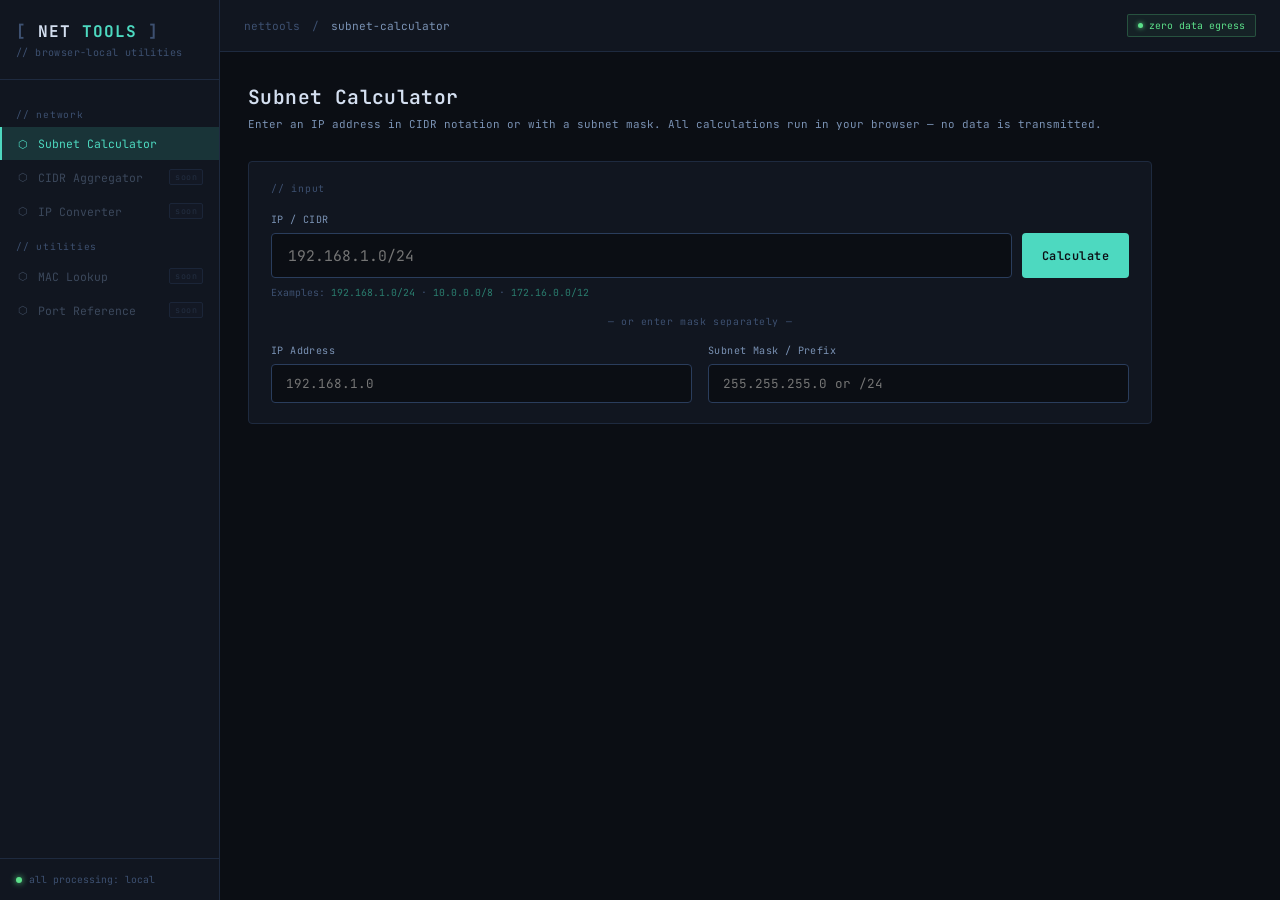
<file: subnet/index.html>
<!DOCTYPE html>
<html lang="en">
<head>
  <meta charset="UTF-8" />
  <meta name="viewport" content="width=device-width, initial-scale=1.0" />
  <title>NetTools — Browser-Based Network Utilities</title>
  <link rel="preconnect" href="https://fonts.googleapis.com" />
  <link rel="preconnect" href="https://fonts.gstatic.com" crossorigin />
  <link href="https://fonts.googleapis.com/css2?family=JetBrains+Mono:wght@300;400;500;600;700&display=swap" rel="stylesheet" />
  <link rel="stylesheet" href="css/main.css" />
</head>
<body>
  <!-- Sidebar Navigation -->
  <aside class="sidebar" id="sidebar">
    <div class="sidebar-header">
      <div class="logo">
        <span class="logo-bracket">[</span>
        <span class="logo-text">NET</span>
        <span class="logo-accent">TOOLS</span>
        <span class="logo-bracket">]</span>
      </div>
      <p class="logo-sub">// browser-local utilities</p>
    </div>

    <nav class="tool-nav">
      <div class="nav-section-label">// network</div>
      <a href="index.html" class="nav-item active" data-tool="subnet">
        <span class="nav-icon">⬡</span>
        <span class="nav-label">Subnet Calculator</span>
      </a>
      <!-- Future tools go here -->
      <div class="nav-item disabled" title="Coming soon">
        <span class="nav-icon">⬡</span>
        <span class="nav-label">CIDR Aggregator</span>
        <span class="nav-badge">soon</span>
      </div>
      <div class="nav-item disabled" title="Coming soon">
        <span class="nav-icon">⬡</span>
        <span class="nav-label">IP Converter</span>
        <span class="nav-badge">soon</span>
      </div>

      <div class="nav-section-label">// utilities</div>
      <div class="nav-item disabled" title="Coming soon">
        <span class="nav-icon">⬡</span>
        <span class="nav-label">MAC Lookup</span>
        <span class="nav-badge">soon</span>
      </div>
      <div class="nav-item disabled" title="Coming soon">
        <span class="nav-icon">⬡</span>
        <span class="nav-label">Port Reference</span>
        <span class="nav-badge">soon</span>
      </div>
    </nav>

    <div class="sidebar-footer">
      <span class="footer-dot online"></span>
      <span>all processing: local</span>
    </div>
  </aside>

  <!-- Main Content -->
  <main class="main-content">
    <header class="topbar">
      <div class="topbar-left">
        <button class="sidebar-toggle" id="sidebarToggle" aria-label="Toggle sidebar">☰</button>
        <div class="breadcrumb">
          <span class="bc-root">nettools</span>
          <span class="bc-sep">/</span>
          <span class="bc-current">subnet-calculator</span>
        </div>
      </div>
      <div class="topbar-right">
        <span class="privacy-badge">
          <span class="dot"></span>
          zero data egress
        </span>
      </div>
    </header>

    <!-- Tool: Subnet Calculator -->
    <div class="tool-view" id="tool-subnet">
      <div class="tool-header">
        <h1 class="tool-title">Subnet Calculator</h1>
        <p class="tool-desc">Enter an IP address in CIDR notation or with a subnet mask. All calculations run in your browser — no data is transmitted.</p>
      </div>

      <div class="tool-body">
        <!-- Input Panel -->
        <section class="panel input-panel">
          <div class="panel-label">// input</div>

          <div class="input-group">
            <label class="field-label" for="cidrInput">IP / CIDR</label>
            <div class="input-row">
              <input
                type="text"
                id="cidrInput"
                class="mono-input large"
                placeholder="192.168.1.0/24"
                autocomplete="off"
                spellcheck="false"
              />
              <button class="btn-primary" id="calcBtn">Calculate</button>
            </div>
            <div class="input-hint">Examples: <span class="hint-val" data-val="192.168.1.0/24">192.168.1.0/24</span> · <span class="hint-val" data-val="10.0.0.0/8">10.0.0.0/8</span> · <span class="hint-val" data-val="172.16.0.0/12">172.16.0.0/12</span></div>
          </div>

          <div class="divider-or">— or enter mask separately —</div>

          <div class="split-input">
            <div class="input-group half">
              <label class="field-label" for="ipInput">IP Address</label>
              <input type="text" id="ipInput" class="mono-input" placeholder="192.168.1.0" autocomplete="off" spellcheck="false" />
            </div>
            <div class="input-group half">
              <label class="field-label" for="maskInput">Subnet Mask / Prefix</label>
              <input type="text" id="maskInput" class="mono-input" placeholder="255.255.255.0 or /24" autocomplete="off" spellcheck="false" />
            </div>
          </div>

          <div class="error-box" id="errorBox" style="display:none"></div>
        </section>

        <!-- Results Panel -->
        <section class="panel results-panel" id="resultsPanel" style="display:none">
          <div class="panel-label">// results</div>

          <div class="result-grid" id="resultGrid">
            <!-- Populated by JS -->
          </div>
        </section>

        <!-- Visual Map Panel -->
        <section class="panel map-panel" id="mapPanel" style="display:none">
          <div class="panel-label">// address space map</div>
          <div class="map-legend">
            <span><span class="legend-dot network"></span>Network</span>
            <span><span class="legend-dot broadcast"></span>Broadcast</span>
            <span><span class="legend-dot usable"></span>Usable hosts</span>
          </div>
          <div class="addr-map" id="addrMap"></div>
          <div class="map-note" id="mapNote"></div>
        </section>

        <!-- Subnet Split Panel -->
        <section class="panel split-panel" id="splitPanel" style="display:none">
          <div class="panel-label">// subnet split</div>
          <div class="split-controls">
            <label class="field-label">Split into /<input type="number" id="splitPrefix" class="mono-input inline" min="1" max="32" placeholder="25" /></label>
            <button class="btn-secondary" id="splitBtn">Split</button>
          </div>
          <div class="subnets-table-wrap" id="subnetsTable"></div>
        </section>
      </div>
    </div>
  </main>

  <script src="js/subnet.js"></script>
  <script src="js/app.js"></script>
</body>
</html>
</file>
<file: subnet/css/main.css>
/* ============================================================
   NetTools — Main Stylesheet
   Theme: terminal / network diagnostics
   Font:  JetBrains Mono throughout
   ============================================================ */

/* --- Tokens ------------------------------------------------ */
:root {
  --bg-base:       #0b0e14;
  --bg-surface:    #111620;
  --bg-raised:     #161c2a;
  --bg-hover:      #1c2436;

  --border:        #1e2a3f;
  --border-bright: #2a3d5c;

  --cyan:          #4dd9c0;
  --cyan-dim:      #2a7d6e;
  --cyan-glow:     rgba(77,217,192,0.15);

  --amber:         #e6a817;
  --red:           #e05c5c;
  --green:         #5ce08a;

  --text-primary:  #d4dff0;
  --text-secondary:#7a92b4;
  --text-muted:    #3d5070;

  --radius:        4px;
  --sidebar-w:     220px;
  --topbar-h:      52px;

  --font: 'JetBrains Mono', 'Fira Code', 'Consolas', monospace;
}

/* --- Reset ------------------------------------------------- */
*, *::before, *::after { box-sizing: border-box; margin: 0; padding: 0; }
html { font-size: 14px; }
body {
  font-family: var(--font);
  background: var(--bg-base);
  color: var(--text-primary);
  min-height: 100vh;
  display: flex;
  overflow-x: hidden;
}
a { color: var(--cyan); text-decoration: none; }
button { font-family: var(--font); cursor: pointer; }
input  { font-family: var(--font); }

/* --- Sidebar ---------------------------------------------- */
.sidebar {
  width: var(--sidebar-w);
  min-height: 100vh;
  background: var(--bg-surface);
  border-right: 1px solid var(--border);
  display: flex;
  flex-direction: column;
  position: fixed;
  top: 0; left: 0;
  z-index: 100;
  transition: transform 0.2s ease;
}

.sidebar-header {
  padding: 24px 16px 20px;
  border-bottom: 1px solid var(--border);
}

.logo {
  font-size: 1.15rem;
  font-weight: 700;
  letter-spacing: 0.06em;
  line-height: 1;
}
.logo-bracket { color: var(--text-muted); }
.logo-text    { color: var(--text-primary); }
.logo-accent  { color: var(--cyan); }

.logo-sub {
  font-size: 0.72rem;
  color: var(--text-muted);
  margin-top: 6px;
  letter-spacing: 0.04em;
}

/* Nav */
.tool-nav {
  flex: 1;
  padding: 16px 0;
  overflow-y: auto;
}

.nav-section-label {
  font-size: 0.68rem;
  color: var(--text-muted);
  letter-spacing: 0.08em;
  padding: 12px 16px 6px;
}

.nav-item {
  display: flex;
  align-items: center;
  gap: 10px;
  padding: 9px 16px;
  color: var(--text-secondary);
  font-size: 0.82rem;
  cursor: pointer;
  transition: background 0.15s, color 0.15s;
  border-left: 2px solid transparent;
  position: relative;
}
.nav-item:hover:not(.disabled) {
  background: var(--bg-hover);
  color: var(--text-primary);
}
.nav-item.active {
  color: var(--cyan);
  border-left-color: var(--cyan);
  background: var(--cyan-glow);
}
.nav-item.disabled {
  opacity: 0.4;
  cursor: not-allowed;
}
.nav-icon { font-size: 0.75rem; flex-shrink: 0; }
.nav-label { flex: 1; }
.nav-badge {
  font-size: 0.6rem;
  background: var(--bg-raised);
  border: 1px solid var(--border-bright);
  color: var(--text-muted);
  padding: 1px 5px;
  border-radius: 2px;
  letter-spacing: 0.05em;
}

.sidebar-footer {
  padding: 14px 16px;
  border-top: 1px solid var(--border);
  font-size: 0.7rem;
  color: var(--text-muted);
  display: flex;
  align-items: center;
  gap: 7px;
}
.footer-dot {
  width: 6px; height: 6px;
  border-radius: 50%;
  background: var(--text-muted);
  flex-shrink: 0;
}
.footer-dot.online { background: var(--green); box-shadow: 0 0 6px var(--green); }

/* --- Main -------------------------------------------------- */
.main-content {
  flex: 1;
  margin-left: var(--sidebar-w);
  display: flex;
  flex-direction: column;
  min-height: 100vh;
}

/* Topbar */
.topbar {
  height: var(--topbar-h);
  border-bottom: 1px solid var(--border);
  display: flex;
  align-items: center;
  justify-content: space-between;
  padding: 0 24px;
  background: var(--bg-surface);
  position: sticky;
  top: 0;
  z-index: 50;
}
.topbar-left { display: flex; align-items: center; gap: 14px; }

.sidebar-toggle {
  display: none;
  background: none;
  border: 1px solid var(--border);
  color: var(--text-secondary);
  padding: 4px 8px;
  border-radius: var(--radius);
  font-size: 1rem;
  line-height: 1;
}

.breadcrumb { font-size: 0.8rem; color: var(--text-muted); }
.bc-sep { margin: 0 5px; }
.bc-current { color: var(--text-secondary); }

.privacy-badge {
  font-size: 0.7rem;
  color: var(--green);
  display: flex;
  align-items: center;
  gap: 6px;
  border: 1px solid rgba(92,224,138,0.25);
  background: rgba(92,224,138,0.06);
  padding: 4px 10px;
  border-radius: 2px;
}
.privacy-badge .dot {
  width: 5px; height: 5px;
  border-radius: 50%;
  background: var(--green);
  box-shadow: 0 0 5px var(--green);
}

/* --- Tool View -------------------------------------------- */
.tool-view { padding: 32px 28px; max-width: 960px; }

.tool-header { margin-bottom: 28px; }
.tool-title {
  font-size: 1.4rem;
  font-weight: 600;
  color: var(--text-primary);
  letter-spacing: 0.02em;
  margin-bottom: 6px;
}
.tool-desc {
  font-size: 0.78rem;
  color: var(--text-secondary);
  line-height: 1.6;
}

.tool-body { display: flex; flex-direction: column; gap: 20px; }

/* --- Panels ----------------------------------------------- */
.panel {
  background: var(--bg-surface);
  border: 1px solid var(--border);
  border-radius: var(--radius);
  padding: 20px 22px;
}

.panel-label {
  font-size: 0.7rem;
  color: var(--text-muted);
  letter-spacing: 0.08em;
  margin-bottom: 18px;
}

/* --- Inputs ----------------------------------------------- */
.input-group { margin-bottom: 16px; }
.input-group.half { flex: 1; margin-bottom: 0; }

.field-label {
  display: block;
  font-size: 0.72rem;
  color: var(--text-secondary);
  margin-bottom: 7px;
  letter-spacing: 0.04em;
}

.mono-input {
  background: var(--bg-base);
  border: 1px solid var(--border-bright);
  color: var(--text-primary);
  padding: 10px 14px;
  border-radius: var(--radius);
  font-size: 0.9rem;
  width: 100%;
  outline: none;
  transition: border-color 0.15s, box-shadow 0.15s;
}
.mono-input:focus {
  border-color: var(--cyan);
  box-shadow: 0 0 0 2px var(--cyan-glow);
}
.mono-input.large { font-size: 1.05rem; padding: 12px 16px; }
.mono-input.inline {
  width: 60px;
  display: inline-block;
  padding: 4px 8px;
  font-size: 0.85rem;
  margin: 0 6px;
  vertical-align: middle;
}
.mono-input.error { border-color: var(--red); box-shadow: 0 0 0 2px rgba(224,92,92,0.15); }

.input-row {
  display: flex;
  gap: 10px;
}
.input-row .mono-input { flex: 1; }

.input-hint {
  font-size: 0.7rem;
  color: var(--text-muted);
  margin-top: 8px;
}
.hint-val {
  color: var(--cyan-dim);
  cursor: pointer;
  transition: color 0.15s;
}
.hint-val:hover { color: var(--cyan); }

.divider-or {
  text-align: center;
  font-size: 0.7rem;
  color: var(--text-muted);
  margin: 16px 0;
  letter-spacing: 0.06em;
}

.split-input { display: flex; gap: 16px; }

.error-box {
  background: rgba(224,92,92,0.08);
  border: 1px solid rgba(224,92,92,0.3);
  color: var(--red);
  padding: 10px 14px;
  border-radius: var(--radius);
  font-size: 0.8rem;
  margin-top: 12px;
}

/* --- Buttons ---------------------------------------------- */
.btn-primary {
  background: var(--cyan);
  color: var(--bg-base);
  border: none;
  padding: 10px 20px;
  border-radius: var(--radius);
  font-size: 0.85rem;
  font-weight: 600;
  letter-spacing: 0.04em;
  transition: opacity 0.15s, transform 0.1s;
  white-space: nowrap;
}
.btn-primary:hover  { opacity: 0.88; }
.btn-primary:active { transform: scale(0.97); }

.btn-secondary {
  background: transparent;
  color: var(--cyan);
  border: 1px solid var(--cyan-dim);
  padding: 7px 16px;
  border-radius: var(--radius);
  font-size: 0.82rem;
  font-weight: 500;
  transition: background 0.15s, border-color 0.15s;
}
.btn-secondary:hover {
  background: var(--cyan-glow);
  border-color: var(--cyan);
}

/* --- Results Grid ----------------------------------------- */
.result-grid {
  display: grid;
  grid-template-columns: repeat(auto-fill, minmax(260px, 1fr));
  gap: 12px;
}

.result-card {
  background: var(--bg-raised);
  border: 1px solid var(--border);
  border-radius: var(--radius);
  padding: 14px 16px;
  position: relative;
  transition: border-color 0.15s;
}
.result-card:hover { border-color: var(--border-bright); }

.result-card.highlight {
  border-color: var(--cyan-dim);
  background: linear-gradient(135deg, var(--bg-raised), rgba(77,217,192,0.04));
}

.result-label {
  font-size: 0.68rem;
  color: var(--text-muted);
  letter-spacing: 0.07em;
  text-transform: uppercase;
  margin-bottom: 6px;
}

.result-value {
  font-size: 1rem;
  font-weight: 500;
  color: var(--text-primary);
  word-break: break-all;
}
.result-value.cyan { color: var(--cyan); }
.result-value.amber { color: var(--amber); }
.result-value.green { color: var(--green); }
.result-value.red   { color: var(--red); }

.result-sub {
  font-size: 0.7rem;
  color: var(--text-secondary);
  margin-top: 4px;
}

.copy-btn {
  position: absolute;
  top: 10px; right: 10px;
  background: none;
  border: 1px solid var(--border);
  color: var(--text-muted);
  font-size: 0.65rem;
  padding: 2px 6px;
  border-radius: 2px;
  opacity: 0;
  transition: opacity 0.15s, color 0.15s, border-color 0.15s;
  font-family: var(--font);
}
.result-card:hover .copy-btn { opacity: 1; }
.copy-btn:hover { color: var(--cyan); border-color: var(--cyan-dim); }
.copy-btn.copied { color: var(--green); border-color: var(--green); opacity: 1; }

/* --- Address Map ------------------------------------------ */
.map-legend {
  display: flex;
  gap: 18px;
  font-size: 0.72rem;
  color: var(--text-secondary);
  margin-bottom: 14px;
  flex-wrap: wrap;
}
.legend-dot {
  display: inline-block;
  width: 8px; height: 8px;
  border-radius: 1px;
  margin-right: 5px;
  vertical-align: middle;
}
.legend-dot.network   { background: var(--amber); }
.legend-dot.broadcast { background: var(--red); }
.legend-dot.usable    { background: var(--cyan); }

.addr-map {
  display: flex;
  flex-wrap: wrap;
  gap: 2px;
  min-height: 32px;
}

.addr-block {
  height: 18px;
  border-radius: 1px;
  transition: opacity 0.2s;
  cursor: default;
  position: relative;
}
.addr-block.network   { background: var(--amber); }
.addr-block.broadcast { background: var(--red); }
.addr-block.usable    { background: var(--cyan); opacity: 0.55; }
.addr-block:hover { opacity: 1 !important; }

.map-note {
  font-size: 0.7rem;
  color: var(--text-muted);
  margin-top: 10px;
  line-height: 1.5;
}

/* --- Subnet Split ----------------------------------------- */
.split-controls {
  display: flex;
  align-items: center;
  gap: 12px;
  flex-wrap: wrap;
  margin-bottom: 16px;
  font-size: 0.82rem;
  color: var(--text-secondary);
}

.subnets-table-wrap {
  overflow-x: auto;
}

.subnets-table {
  width: 100%;
  border-collapse: collapse;
  font-size: 0.78rem;
}
.subnets-table th {
  text-align: left;
  color: var(--text-muted);
  font-size: 0.68rem;
  letter-spacing: 0.07em;
  text-transform: uppercase;
  padding: 6px 12px;
  border-bottom: 1px solid var(--border);
}
.subnets-table td {
  padding: 8px 12px;
  border-bottom: 1px solid var(--border);
  color: var(--text-primary);
  white-space: nowrap;
}
.subnets-table tr:last-child td { border-bottom: none; }
.subnets-table tr:hover td { background: var(--bg-hover); }
.subnets-table td.mono-cell { font-size: 0.82rem; }
.subnets-table td.dim { color: var(--text-secondary); }

.table-overflow-note {
  font-size: 0.7rem;
  color: var(--text-muted);
  margin-top: 10px;
  font-style: italic;
}

/* --- Responsive ------------------------------------------- */
@media (max-width: 720px) {
  .sidebar {
    transform: translateX(-100%);
  }
  .sidebar.open {
    transform: translateX(0);
  }
  .sidebar-toggle { display: block; }
  .main-content { margin-left: 0; }
  .tool-view { padding: 20px 16px; }
  .split-input { flex-direction: column; }
  .result-grid { grid-template-columns: 1fr; }
}

/* --- Scrollbar -------------------------------------------- */
::-webkit-scrollbar { width: 6px; height: 6px; }
::-webkit-scrollbar-track { background: var(--bg-base); }
::-webkit-scrollbar-thumb { background: var(--border-bright); border-radius: 3px; }
::-webkit-scrollbar-thumb:hover { background: var(--text-muted); }

/* --- Selection -------------------------------------------- */
::selection { background: var(--cyan-glow); color: var(--cyan); }
</file>
